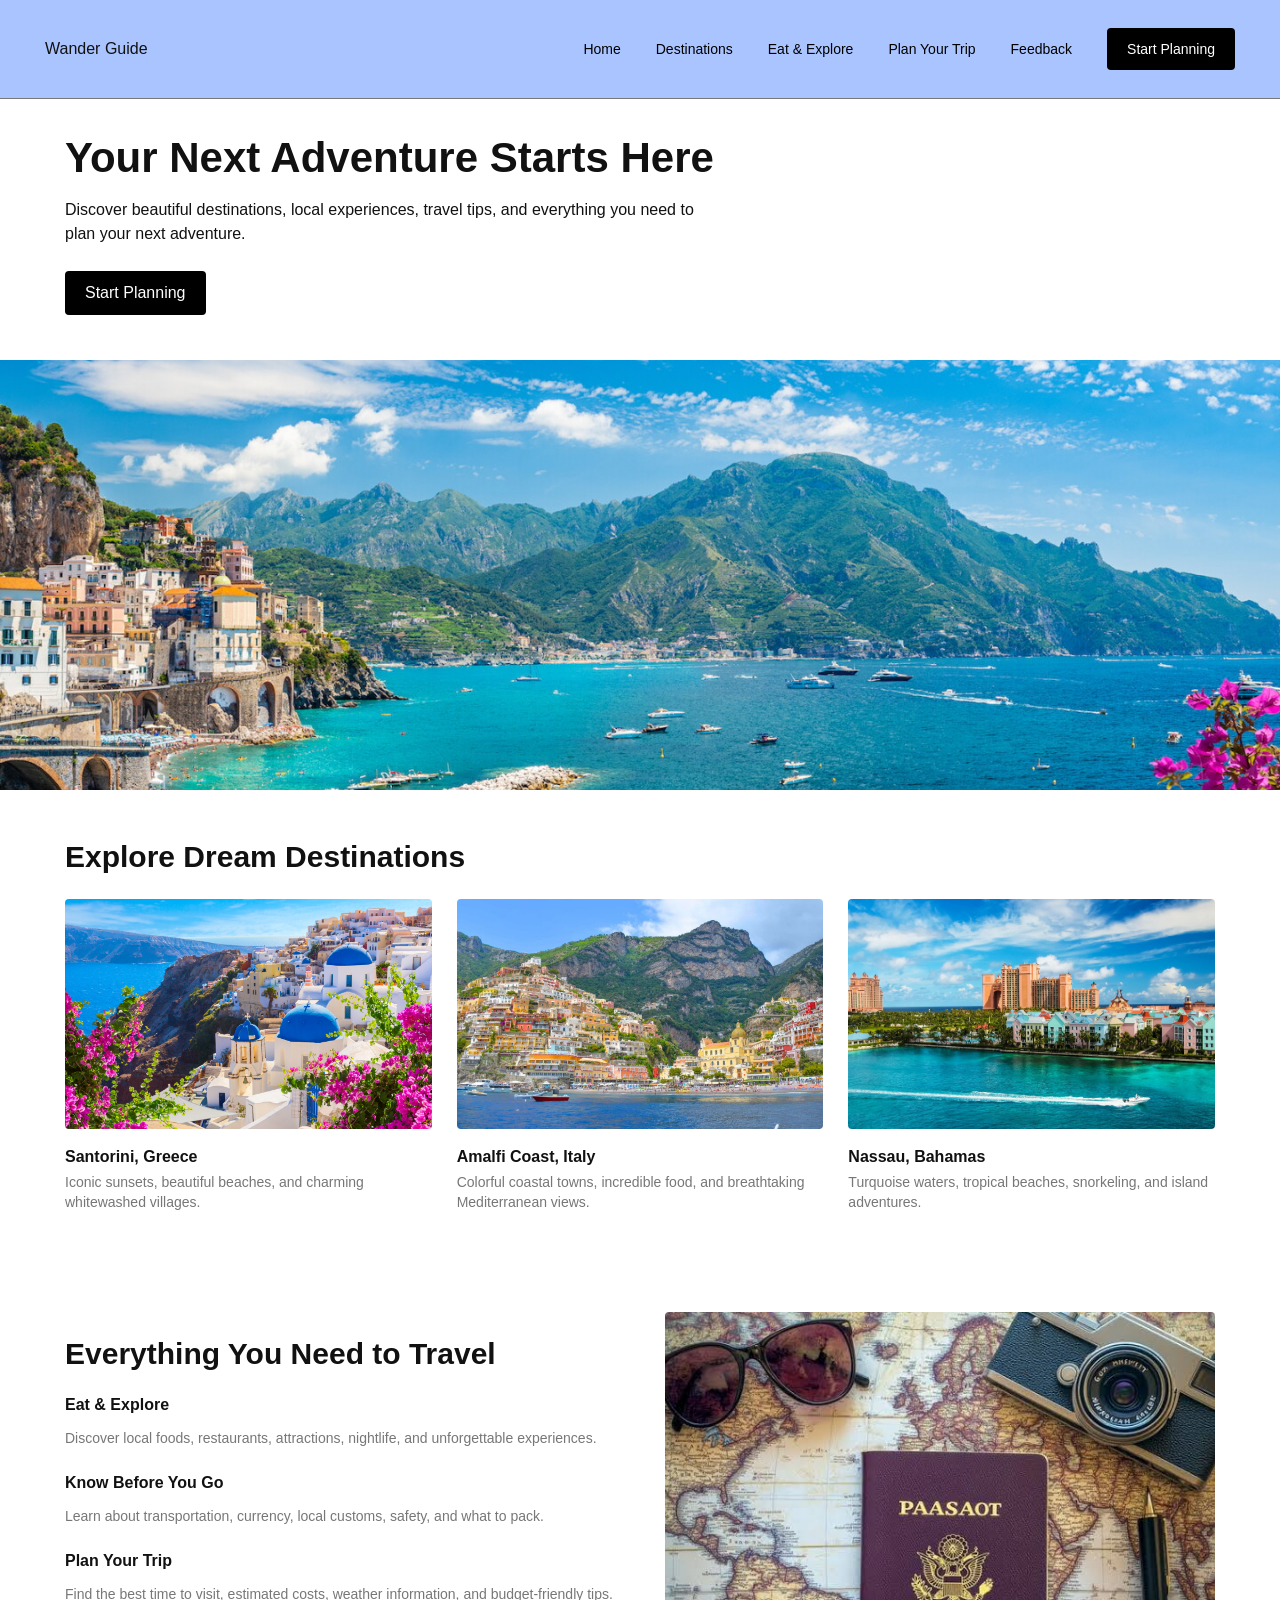
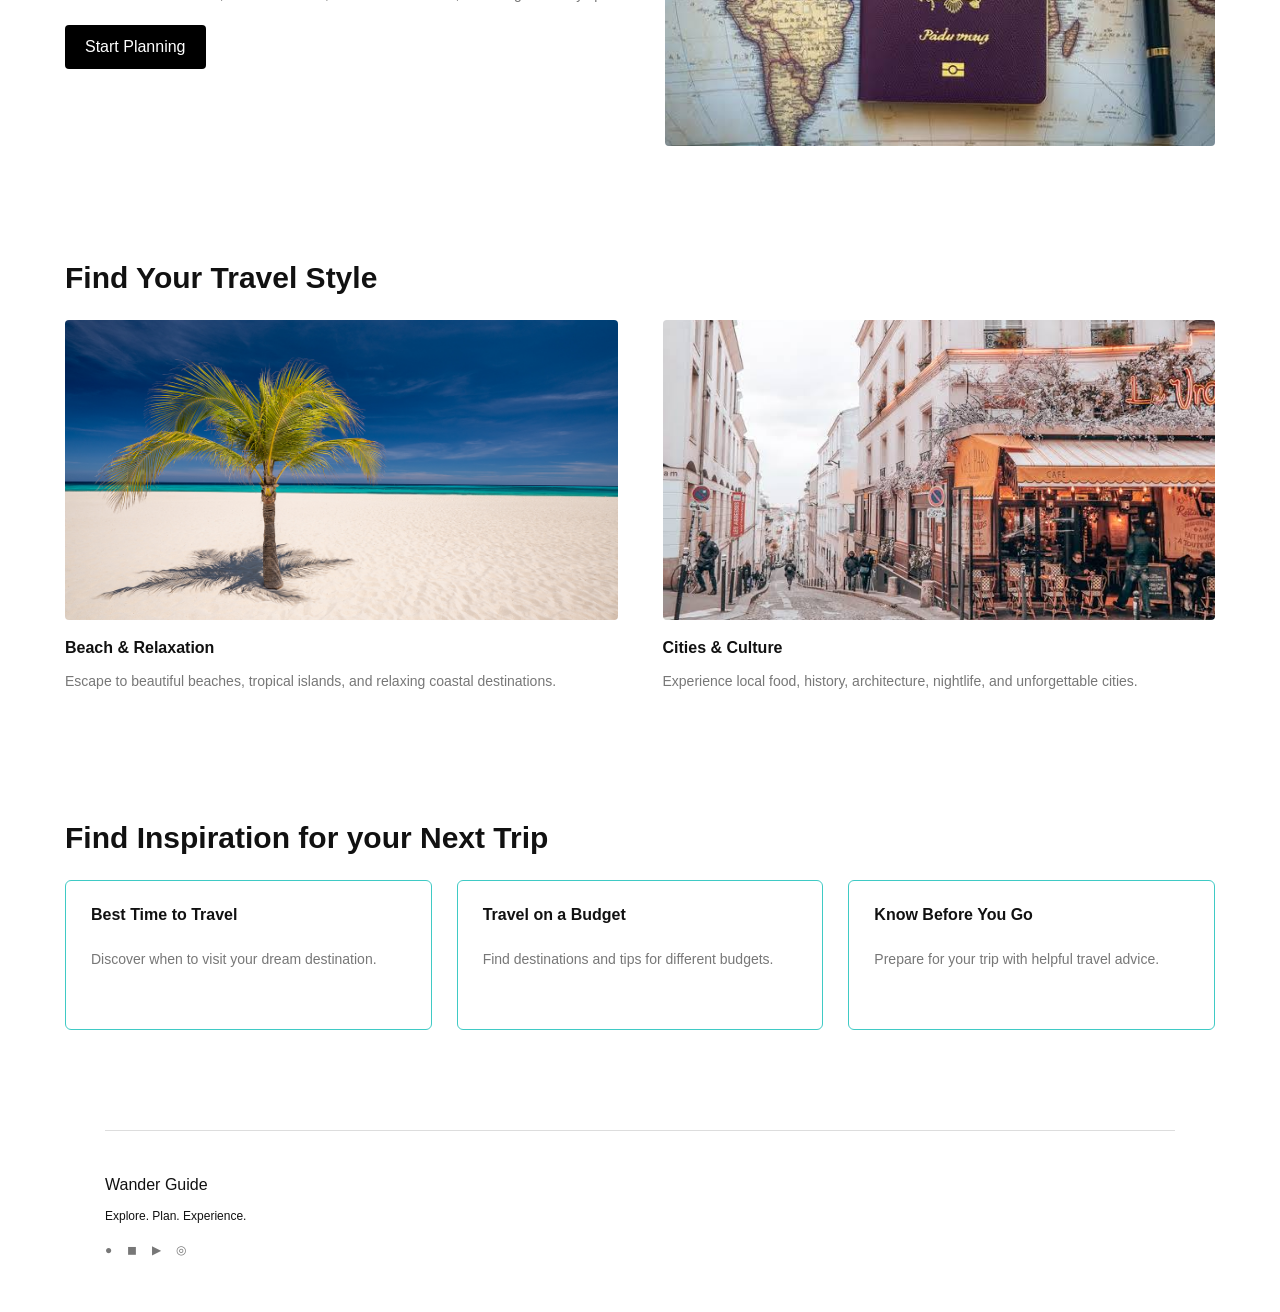
<file: index.html>
<!DOCTYPE html>
<html lang="en">

<head>
    <!-- Author: Vi-Quan Bach -->
    <meta charset="UTF-8">
    <meta name="viewport" content="width=device-width, initial-scale=1.0">

    <title>Wander Guide | Home</title>

    <link rel="stylesheet" href="style.css">
</head>

<body>

    <!-- HEADER -->
    <header>
        <nav>
            <div class="logo">Wander Guide</div>

            <div class="nav-links">
                <a href="index.html">Home</a>
                <a href="destinations.html">Destinations</a>
                <a href="eat-explore.html">Eat &amp; Explore</a>
                <a href="plan-trip.html">Plan Your Trip</a>
                <a href="feedback.html">Feedback</a>
                <a href="plan-trip.html" class="start-button">Start Planning</a>
            </div>
        </nav>
    </header>


    <main>

        <!-- HOME INTRO -->
        <section class="home-intro">

            <h1>Your Next Adventure Starts Here</h1>

            <p>
                Discover beautiful destinations, local experiences, travel tips, and everything
                you need to plan your next adventure.
            </p>

            <a href="plan-trip.html" class="start-button">
                Start Planning
            </a>

        </section>


        <!-- MAIN HERO IMAGE -->
        <section class="home-hero">

            <img src="images/amalfi.jpg"
                 alt="Amalfi Coast, Italy">

        </section>


        <!-- DREAM DESTINATIONS -->
        <section class="dream-destinations">

            <h2>Explore Dream Destinations</h2>

            <div class="destination-cards">

                <div class="destination-card">

                    <img src="images/santorini.jpg"
                         alt="Santorini, Greece">

                    <h3>Santorini, Greece</h3>

                    <p>
                        Iconic sunsets, beautiful beaches, and
                        charming whitewashed villages.
                    </p>

                </div>


                <div class="destination-card">

                    <img src="images/amalfi-card.jpg"
                         alt="Amalfi Coast, Italy">

                    <h3>Amalfi Coast, Italy</h3>

                    <p>
                        Colorful coastal towns, incredible food,
                        and breathtaking Mediterranean views.
                    </p>

                </div>


                <div class="destination-card">

                    <img src="images/nassau.jpg"
                         alt="Nassau, Bahamas">

                    <h3>Nassau, Bahamas</h3>

                    <p>
                        Turquoise waters, tropical beaches,
                        snorkeling, and island adventures.
                    </p>

                </div>

            </div>

        </section>


        <!-- EVERYTHING YOU NEED TO TRAVEL -->
        <section class="travel-information">

            <div class="travel-information-text">

                <h2>Everything You Need to Travel</h2>

                <div class="travel-item">

                    <h3>Eat &amp; Explore</h3>

                    <p>
                        Discover local foods, restaurants, attractions,
                        nightlife, and unforgettable experiences.
                    </p>

                </div>


                <div class="travel-item">

                    <h3>Know Before You Go</h3>

                    <p>
                        Learn about transportation, currency, local
                        customs, safety, and what to pack.
                    </p>

                </div>


                <div class="travel-item">

                    <h3>Plan Your Trip</h3>

                    <p>
                        Find the best time to visit, estimated costs,
                        weather information, and budget-friendly tips.
                    </p>

                </div>


                <a href="plan-trip.html" class="start-button">
                    Start Planning
                </a>

            </div>


            <div class="travel-information-image">

                <img src="images/travel.jpg"
                     alt="Travel map with camera and passport">

            </div>

        </section>


        <!-- FIND YOUR TRAVEL STYLE -->
        <section class="travel-style">

            <h2>Find Your Travel Style</h2>

            <div class="travel-style-cards">

                <div class="travel-style-card">

                    <img src="images/beach.jpg"
                         alt="Beach and relaxation">

                    <h3>Beach &amp; Relaxation</h3>

                    <p>
                        Escape to beautiful beaches, tropical
                        islands, and relaxing coastal destinations.
                    </p>

                </div>


                <div class="travel-style-card">

                    <img src="images/city.jpg"
                         alt="City and culture">

                    <h3>Cities &amp; Culture</h3>

                    <p>
                        Experience local food, history, architecture,
                        nightlife, and unforgettable cities.
                    </p>

                </div>

            </div>

        </section>


        <!-- INSPIRATION -->
        <section class="inspiration">

            <h2>Find Inspiration for your Next Trip</h2>

            <div class="inspiration-cards">

                <div class="inspiration-card">

                    <h3>Best Time to Travel</h3>

                    <p>
                        Discover when to visit your
                        dream destination.
                    </p>

                </div>


                <div class="inspiration-card">

                    <h3>Travel on a Budget</h3>

                    <p>
                        Find destinations and tips for
                        different budgets.
                    </p>

                </div>


                <div class="inspiration-card">

                    <h3>Know Before You Go</h3>

                    <p>
                        Prepare for your trip with
                        helpful travel advice.
                    </p>

                </div>

            </div>

        </section>

    </main>


    <!-- FOOTER -->
    <footer class="footer">

        <div class="footer-content">

            <h3>Wander Guide</h3>

            <p>Explore. Plan. Experience.</p>

            <div class="social-links">
                <span>●</span>
                <span>◼</span>
                <span>▶</span>
                <span>◎</span>
            </div>

        </div>

    </footer>

</body>

</html>
</file>
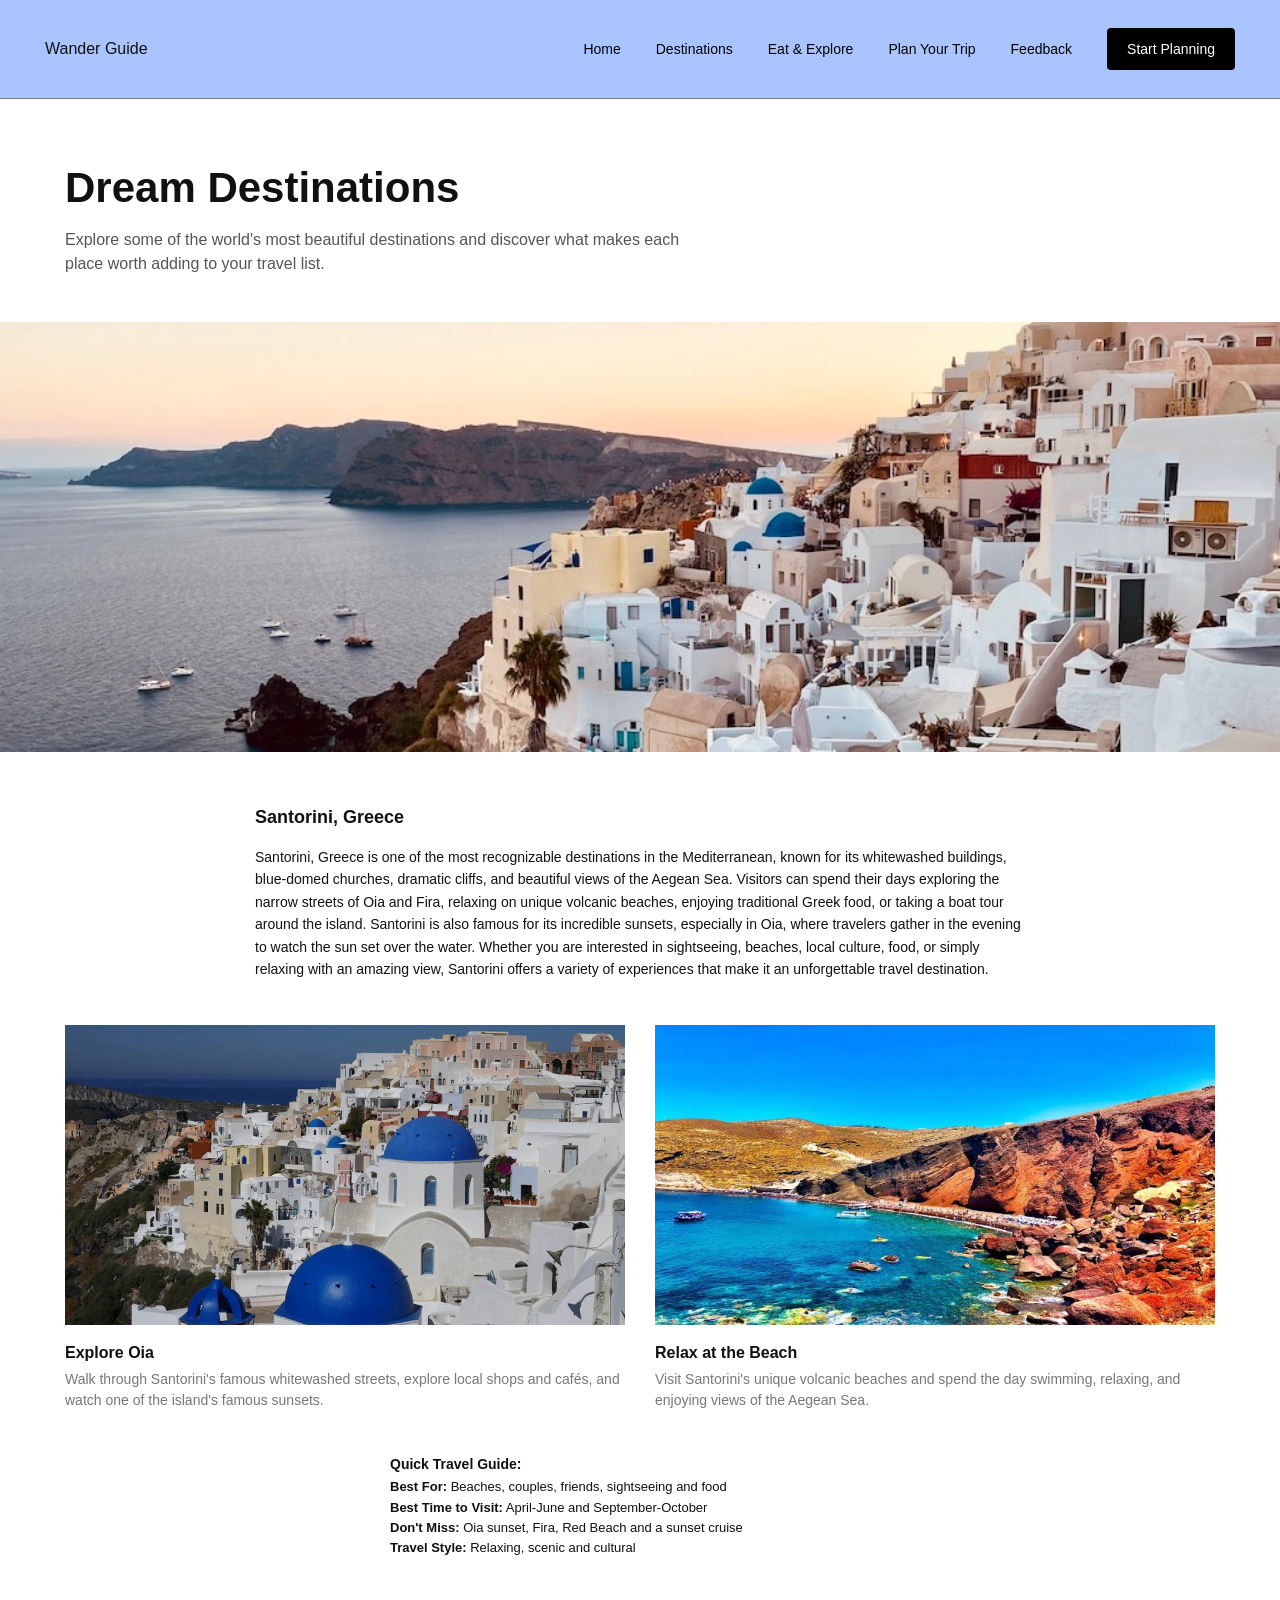
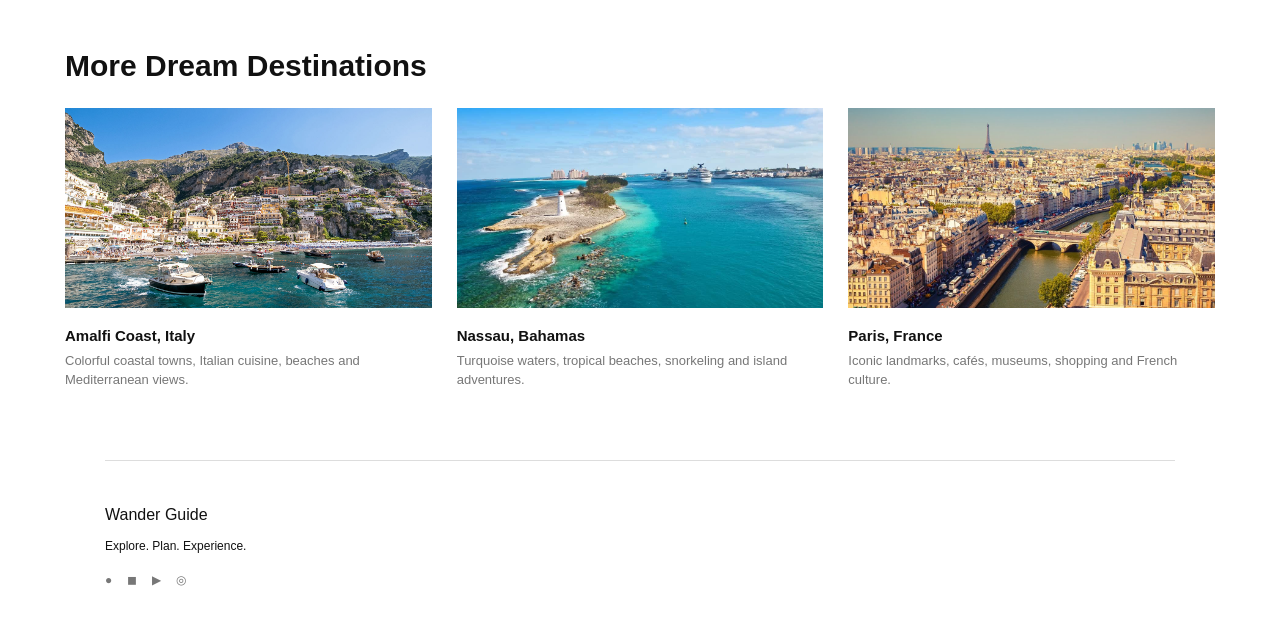
<file: destinations.html>
<!DOCTYPE html>
<html lang="en">

<head>
    <!-- Author: Vi-Quan Bach -->
    <meta charset="UTF-8">
    <meta name="viewport" content="width=device-width, initial-scale=1.0">

    <title>Wander Guide | Dream Destinations</title>

    <link rel="stylesheet" href="style.css">
</head>

<body>

    <!-- HEADER -->
    <header>
        <nav class="navbar">

            <div class="logo">Wander Guide</div>

            <div class="nav-links">
                <a href="index.html">Home</a>
                <a href="destinations.html">Destinations</a>
                <a href="eat-explore.html">Eat & Explore</a>
                <a href="plan-trip.html">Plan Your Trip</a>
                <a href="feedback.html">Feedback</a>
                <a href="plan-trip.html" class="start-button">Start Planning</a>
            </div>

        </nav>
    </header>


    <!-- MAIN CONTENT -->
    <main>

        <section class="destinations-hero">

            <h1>Dream Destinations</h1>

            <p>
                Explore some of the world's most beautiful destinations and
                discover what makes each place worth adding to your travel list.
            </p>

        </section>


        <img src="images/santorini-hero.jpg"
             alt="Santorini, Greece"
             class="santorini-hero-image">


        <section class="santorini-info">

            <h2>Santorini, Greece</h2>

            <p>
                Santorini, Greece is one of the most recognizable destinations
                in the Mediterranean, known for its whitewashed buildings,
                blue-domed churches, dramatic cliffs, and beautiful views of
                the Aegean Sea. Visitors can spend their days exploring the
                narrow streets of Oia and Fira, relaxing on unique volcanic
                beaches, enjoying traditional Greek food, or taking a boat tour
                around the island. Santorini is also famous for its incredible
                sunsets, especially in Oia, where travelers gather in the
                evening to watch the sun set over the water. Whether you are
                interested in sightseeing, beaches, local culture, food, or
                simply relaxing with an amazing view, Santorini offers a
                variety of experiences that make it an unforgettable travel
                destination.
            </p>

        </section>


        <section class="santorini-experiences">

            <div class="experience-card">

                <img src="images/oia.jpg"
                     alt="Oia, Santorini">

                <h3>Explore Oia</h3>

                <p>
                    Walk through Santorini's famous whitewashed streets,
                    explore local shops and cafés, and watch one of the
                    island's famous sunsets.
                </p>

            </div>


            <div class="experience-card">

                <img src="images/santorini-beach.jpg"
                     alt="Santorini volcanic beach">

                <h3>Relax at the Beach</h3>

                <p>
                    Visit Santorini's unique volcanic beaches and spend
                    the day swimming, relaxing, and enjoying views of
                    the Aegean Sea.
                </p>

            </div>

        </section>


        <section class="quick-guide">

            <h3>Quick Travel Guide:</h3>

            <p>
                <strong>Best For:</strong>
                Beaches, couples, friends, sightseeing and food
            </p>

            <p>
                <strong>Best Time to Visit:</strong>
                April-June and September-October
            </p>

            <p>
                <strong>Don't Miss:</strong>
                Oia sunset, Fira, Red Beach and a sunset cruise
            </p>

            <p>
                <strong>Travel Style:</strong>
                Relaxing, scenic and cultural
            </p>

        </section>


        <section class="more-destinations">

            <h2>More Dream Destinations</h2>

            <div class="more-destination-cards">

                <div class="more-card">

                    <img src="images/amalfi-more.jpg"
                         alt="Amalfi Coast, Italy">

                    <h3>Amalfi Coast, Italy</h3>

                    <p>
                        Colorful coastal towns, Italian cuisine,
                        beaches and Mediterranean views.
                    </p>

                </div>


                <div class="more-card">

                    <img src="images/nassau-more.jpg"
                         alt="Nassau, Bahamas">

                    <h3>Nassau, Bahamas</h3>

                    <p>
                        Turquoise waters, tropical beaches,
                        snorkeling and island adventures.
                    </p>

                </div>


                <div class="more-card">

                    <img src="images/paris.jpg"
                         alt="Paris, France">

                    <h3>Paris, France</h3>

                    <p>
                        Iconic landmarks, cafés, museums,
                        shopping and French culture.
                    </p>

                </div>

            </div>

        </section>

    </main>


    <!-- FOOTER -->
    <footer class="footer">

        <div class="footer-content">

            <h3>Wander Guide</h3>

            <p>Explore. Plan. Experience.</p>

            <div class="social-links">
                <span>●</span>
                <span>◼</span>
                <span>▶</span>
                <span>◎</span>
            </div>

        </div>

    </footer>

</body>

</html>
</file>
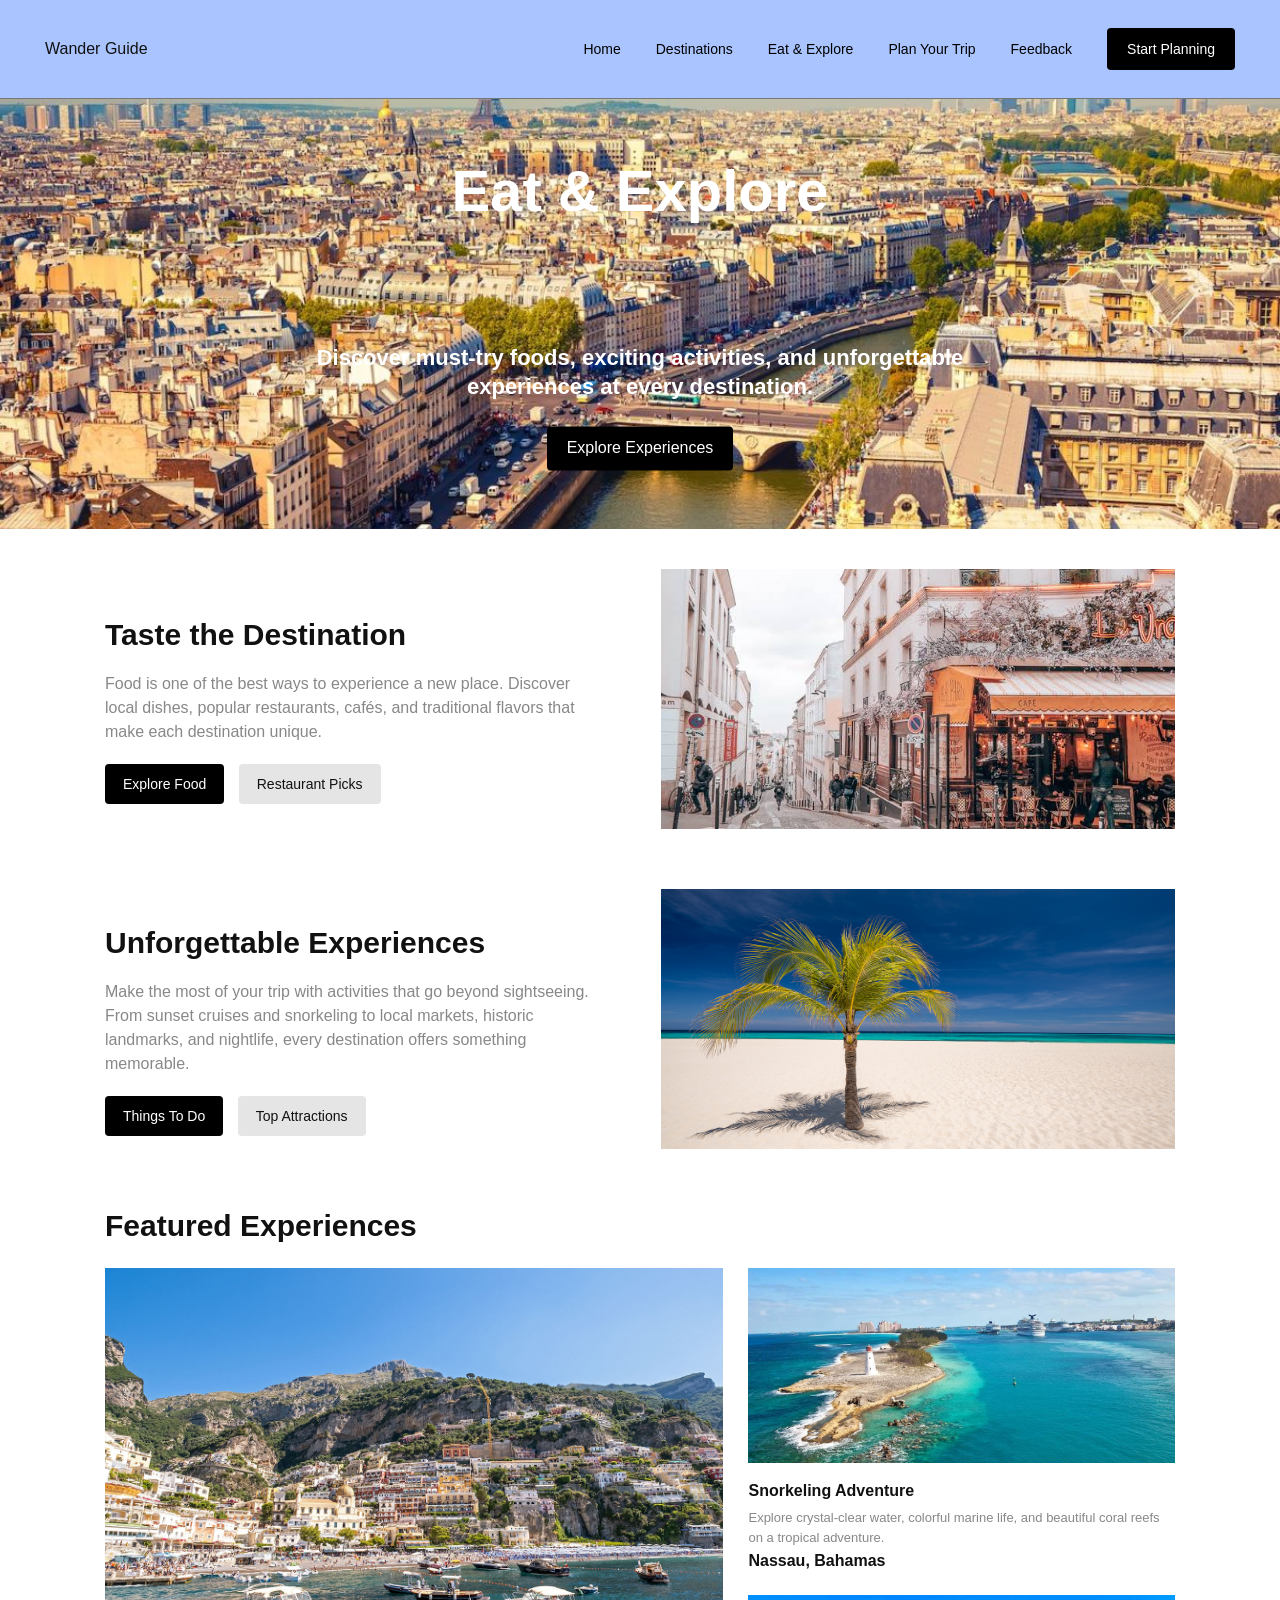
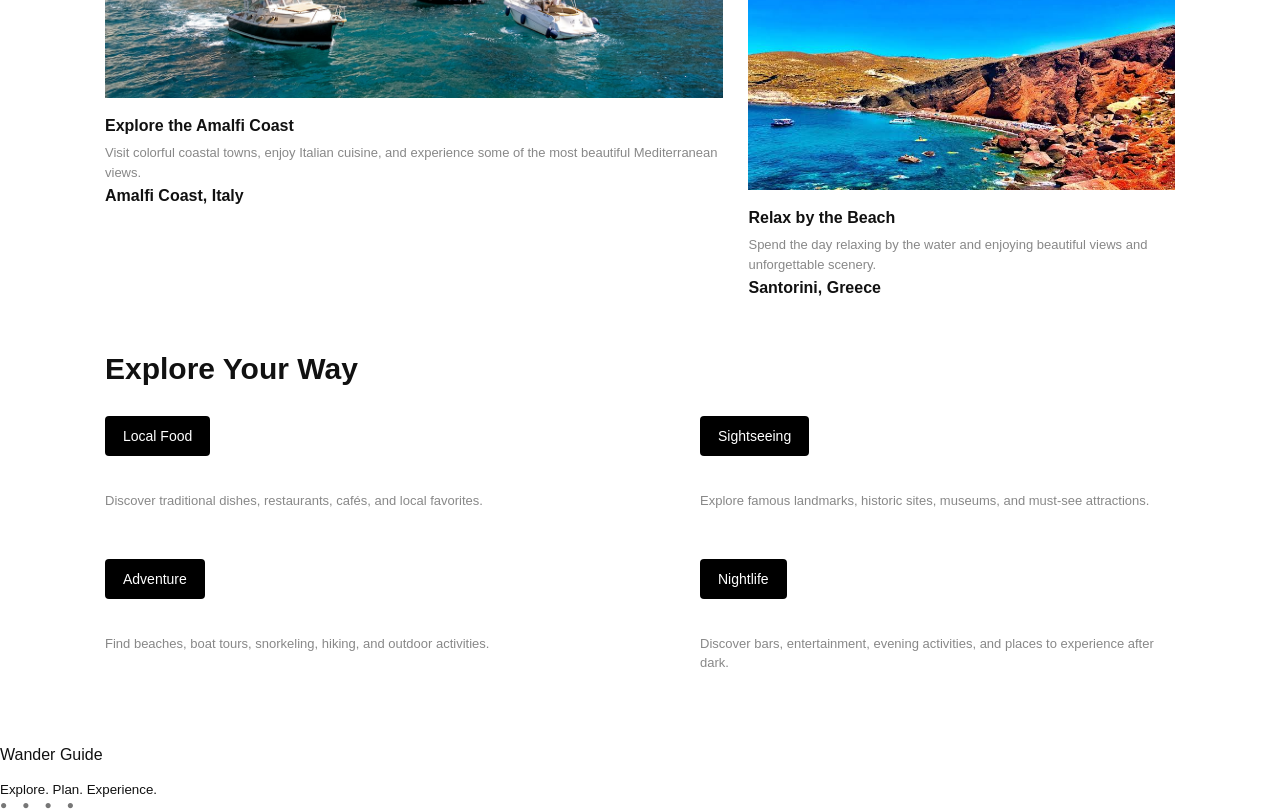
<file: eat-explore.html>
<!DOCTYPE html>
<html lang="en">

<head>
    <!-- Author: Vi-Quan Bach -->
    <meta charset="UTF-8">
    <meta name="viewport" content="width=device-width, initial-scale=1.0">

    <title>Wander Guide | Eat & Explore</title>

    <link rel="stylesheet" href="style.css">
</head>

<body>

    <header>
        <nav>
            <div class="logo">Wander Guide</div>

            <div class="nav-links">
                <a href="index.html">Home</a>
                <a href="destinations.html">Destinations</a>
                <a href="eat-explore.html">Eat & Explore</a>
                <a href="plan-trip.html">Plan Your Trip</a>
                <a href="feedback.html">Feedback</a>
                <a href="plan-trip.html" class="start-button">Start Planning</a>
            </div>
        </nav>
    </header>

    <main>

        <!-- HERO -->
        <section class="eat-hero">

            <img src="images/paris.jpg" alt="Paris travel experience">

            <div class="eat-hero-content">
                <h1>Eat & Explore</h1>

                <p>
                    Discover must-try foods, exciting activities, and
                    unforgettable experiences at every destination.
                </p>

                <a href="#" class="start-button">Explore Experiences</a>
            </div>

        </section>


        <!-- FOOD SECTION -->
        <section class="eat-section">

            <div class="eat-text">

                <h2>Taste the Destination</h2>

                <p>
                    Food is one of the best ways to experience a new place.
                    Discover local dishes, popular restaurants, cafés, and
                    traditional flavors that make each destination unique.
                </p>

                <a href="#" class="black-button">Explore Food</a>
                <a href="#" class="gray-button">Restaurant Picks</a>

            </div>

            <img src="images/city.jpg" alt="Food and city experience">

        </section>


        <!-- EXPERIENCES SECTION -->
        <section class="eat-section reverse">

            <img src="images/beach.jpg" alt="Beach experience">

            <div class="eat-text">

                <h2>Unforgettable Experiences</h2>

                <p>
                    Make the most of your trip with activities that go
                    beyond sightseeing. From sunset cruises and snorkeling
                    to local markets, historic landmarks, and nightlife,
                    every destination offers something memorable.
                </p>

                <a href="#" class="black-button">Things To Do</a>
                <a href="#" class="gray-button">Top Attractions</a>

            </div>

        </section>


        <!-- FEATURED EXPERIENCES -->
        <section class="featured">

            <h2>Featured Experiences</h2>

            <div class="featured-grid">

                <!-- Large feature -->
                <div class="featured-large">

                    <img src="images/amalfi-more.jpg"
                         alt="Amalfi Coast experience">

                    <h3>Explore the Amalfi Coast</h3>

                    <p>
                        Visit colorful coastal towns, enjoy Italian cuisine,
                        and experience some of the most beautiful
                        Mediterranean views.
                    </p>

                    <strong>Amalfi Coast, Italy</strong>

                </div>


                <!-- Smaller features -->
                <div class="featured-small">

                    <div class="small-experience">

                        <img src="images/nassau-more.jpg"
                             alt="Nassau travel experience">

                        <h3>Snorkeling Adventure</h3>

                        <p>
                            Explore crystal-clear water, colorful marine life,
                            and beautiful coral reefs on a tropical adventure.
                        </p>

                        <strong>Nassau, Bahamas</strong>

                    </div>


                    <div class="small-experience">

                        <img src="images/santorini-beach.jpg"
                             alt="Santorini beach">

                        <h3>Relax by the Beach</h3>

                        <p>
                            Spend the day relaxing by the water and enjoying
                            beautiful views and unforgettable scenery.
                        </p>

                        <strong>Santorini, Greece</strong>

                    </div>

                </div>

            </div>

        </section>


        <!-- EXPLORE YOUR WAY -->
        <section class="explore-way">

            <h2>Explore Your Way</h2>

            <div class="explore-grid">

                <div>
                    <a href="#" class="black-button">Local Food</a>

                    <p>
                        Discover traditional dishes, restaurants,
                        cafés, and local favorites.
                    </p>
                </div>


                <div>
                    <a href="#" class="black-button">Sightseeing</a>

                    <p>
                        Explore famous landmarks, historic sites,
                        museums, and must-see attractions.
                    </p>
                </div>


                <div>
                    <a href="#" class="black-button">Adventure</a>

                    <p>
                        Find beaches, boat tours, snorkeling,
                        hiking, and outdoor activities.
                    </p>
                </div>


                <div>
                    <a href="#" class="black-button">Nightlife</a>

                    <p>
                        Discover bars, entertainment, evening activities,
                        and places to experience after dark.
                    </p>
                </div>

            </div>

        </section>

    </main>


    <!-- FOOTER -->
    <footer>

        <p>Wander Guide</p>

        <small>Explore. Plan. Experience.</small>

        <div class="social-links">
            <span>●</span>
            <span>●</span>
            <span>●</span>
            <span>●</span>
        </div>

    </footer>

</body>

</html>
</file>
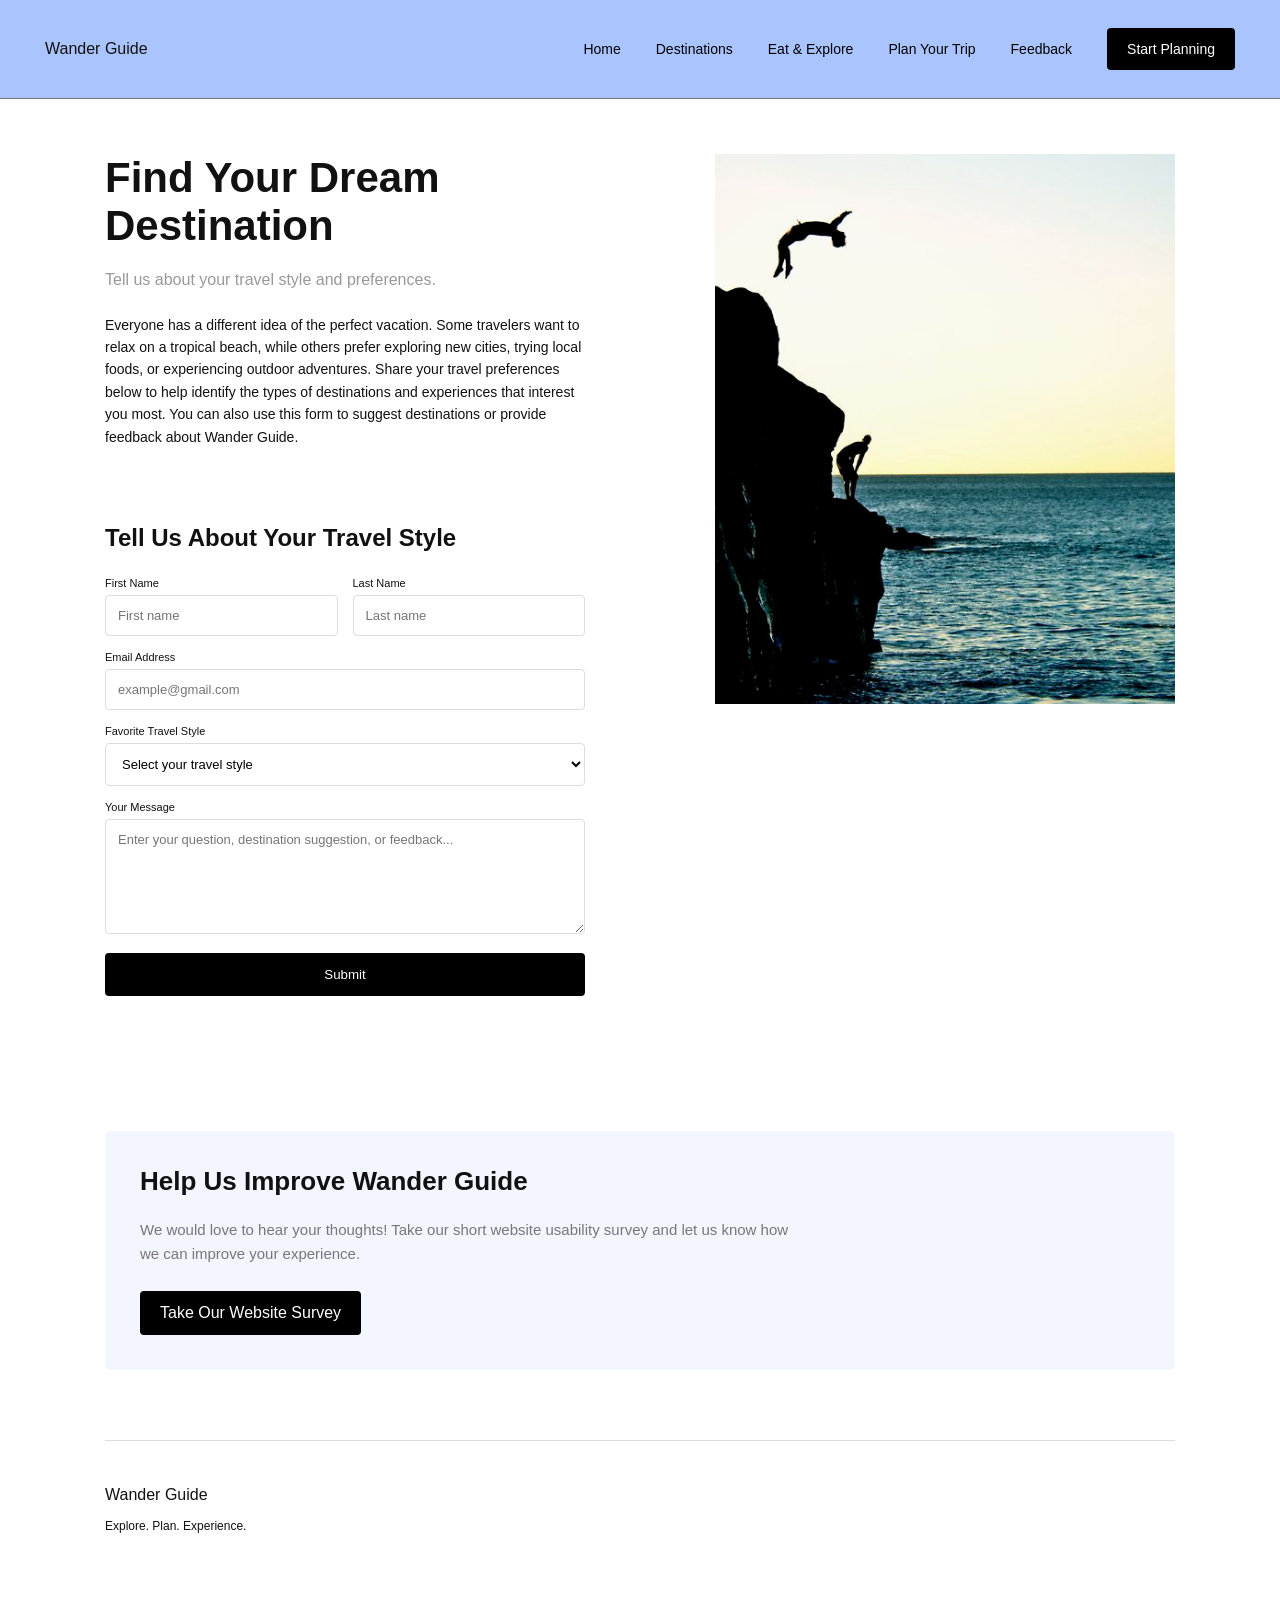
<file: feedback.html>
<!DOCTYPE html>
<html lang="en">

<head>
    <meta charset="UTF-8">
    <meta name="viewport" content="width=device-width, initial-scale=1.0">

    <title>Wander Guide | Feedback</title>
    <link rel="stylesheet" href="style.css">
</head>

<body>

    <!-- NAVIGATION -->
    <header>
        <nav>
            <div class="logo">Wander Guide</div>

            <div class="nav-links">
                <a href="index.html">Home</a>
                <a href="destinations.html">Destinations</a>
                <a href="eat-explore.html">Eat & Explore</a>
                <a href="plan-trip.html">Plan Your Trip</a>
                <a href="feedback.html">Feedback</a>
                <a href="plan-trip.html#trip-form"
                   class="start-button">
                    Start Planning
                </a>
            </div>
        </nav>
    </header>

    <main>

        <!-- INTRO SECTION -->
        <section class="feedback-intro">

            <div>
                <h1>Find Your Dream Destination</h1>

                <p>
                    Tell us about your travel style and preferences.
                </p>

                <p>
                    Everyone has a different idea of the perfect
                    vacation. Some travelers want to relax on a
                    tropical beach, while others prefer exploring
                    new cities, trying local foods, or experiencing
                    outdoor adventures.
                    Share your travel preferences below to help
                    identify the types of destinations and
                    experiences that interest you most.
                    You can also use this form to suggest
                    destinations or provide feedback about
                    Wander Guide.
                </p>
            </div>

            <img src="images/feedback-sunset.jpg"
                 alt="Beautiful sunset over the ocean">

        </section>

        <!-- TRAVEL PREFERENCES FORM -->
        <section class="feedback-form">

            <h2>Tell Us About Your Travel Style</h2>

            <form id="feedback-form">

                <div class="name-fields">

                    <div>
                        <label for="first-name">First Name</label>
                        <input type="text"
                               id="first-name"
                               placeholder="First name"
                               required>
                    </div>

                    <div>
                        <label for="last-name">Last Name</label>
                        <input type="text"
                               id="last-name"
                               placeholder="Last name"
                               required>
                    </div>

                </div>

                <label for="email">Email Address</label>
                <input type="email"
                       id="email"
                       placeholder="example@gmail.com"
                       required>

                <label for="travel-style">Favorite Travel Style</label>
                <select id="travel-style" required>
                    <option value="">Select your travel style</option>
                    <option>Beach & Relaxation</option>
                    <option>Adventure & Outdoors</option>
                    <option>Food & Culture</option>
                    <option>City Exploration</option>
                    <option>Luxury Travel</option>
                </select>

                <label for="message">Your Message</label>
                <textarea id="message"
                          placeholder="Enter your question, destination suggestion, or feedback..."
                          required></textarea>

                <button type="submit">Submit</button>

            </form>

            <p id="feedback-confirmation"
               role="status" aria-live="polite"></p>

        </section>

        <!-- USABILITY SURVEY -->
        <section class="wander-survey">

            <h2>Help Us Improve Wander Guide</h2>

            <p>
                We would love to hear your thoughts!
                Take our short website usability survey
                and let us know how we can improve
                your experience.
            </p>

            <a class="button"
               href="https://docs.google.com/forms/d/e/1FAIpQLSf2qylImKgCR3jWNtxOmNqrvQ4F_kqjACd1g8vZiEAhakwgrg/viewform?usp=publish-editor"
               target="_blank"
               rel="noopener noreferrer">
                Take Our Website Survey
            </a>

        </section>

    </main>

    <!-- FOOTER -->
    <footer class="footer">
        <div class="footer-content">
            <h3>Wander Guide</h3>
            <p>Explore. Plan. Experience.</p>
        </div>
    </footer>

    <script>
        const feedbackForm =
            document.getElementById("feedback-form");

        const confirmation =
            document.getElementById("feedback-confirmation");

        feedbackForm.addEventListener("submit", function(event) {
            event.preventDefault();

            confirmation.textContent =
                "Thank you for sharing your travel preferences! " +
                "Your feedback has been entered on this page.";

            feedbackForm.reset();
        });
    </script>

</body>
</html>
</file>
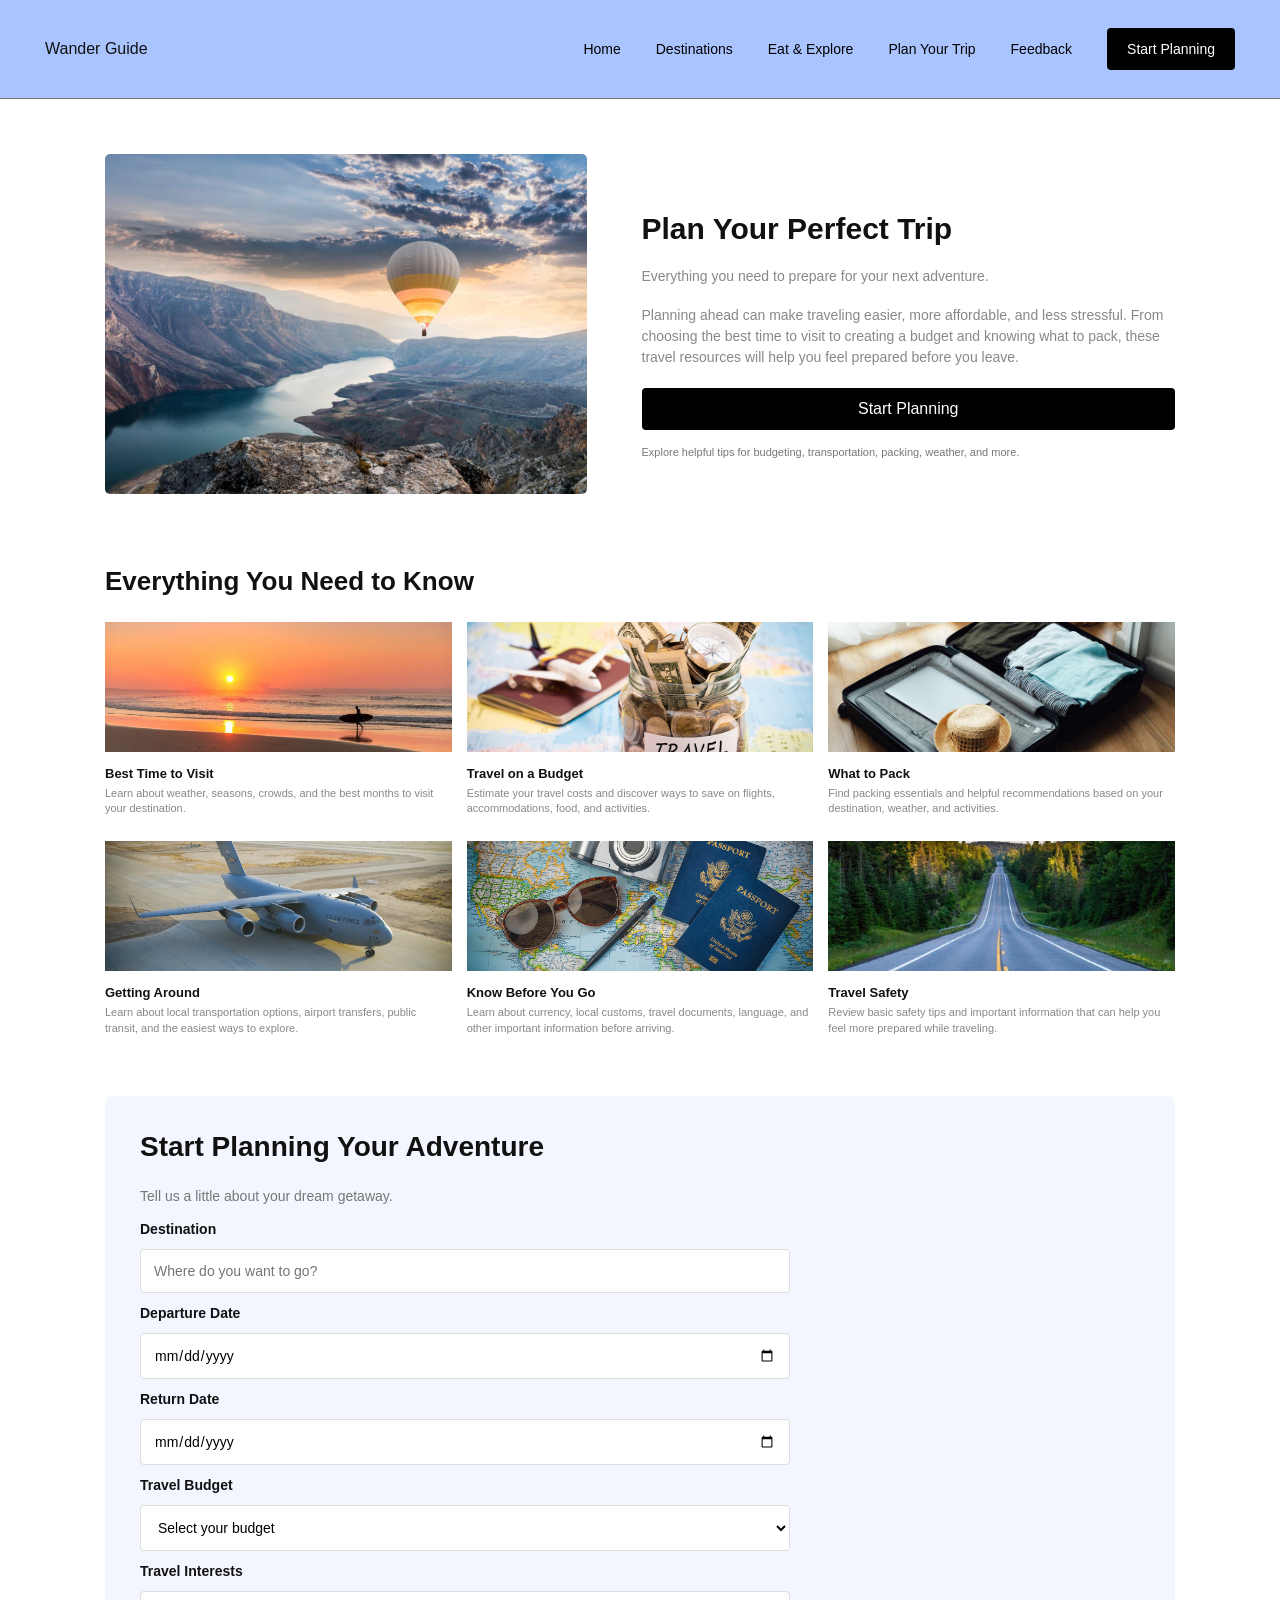
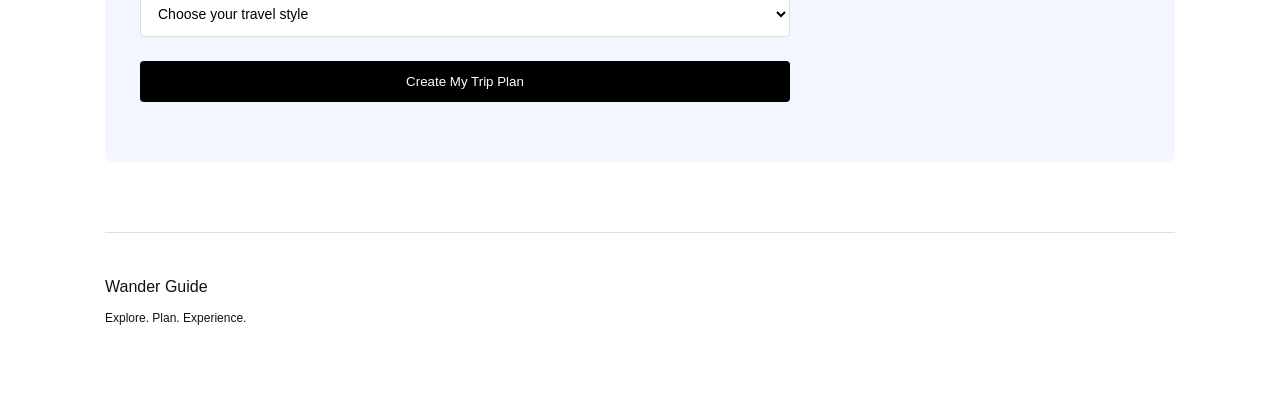
<file: plan-trip.html>
<!DOCTYPE html>
<html lang="en">

<head>
    <meta charset="UTF-8">
    <meta name="viewport" content="width=device-width, initial-scale=1.0">

    <title>Wander Guide | Plan Your Trip</title>
    <link rel="stylesheet" href="style.css">
</head>

<body>

    <!-- NAVIGATION -->
    <header>
        <nav>
            <div class="logo">Wander Guide</div>

            <div class="nav-links">
                <a href="index.html">Home</a>
                <a href="destinations.html">Destinations</a>
                <a href="eat-explore.html">Eat & Explore</a>
                <a href="plan-trip.html">Plan Your Trip</a>
                <a href="feedback.html">Feedback</a>
                <a href="plan-trip.html#trip-form" class="start-button">
                    Start Planning
                </a>
            </div>
        </nav>
    </header>

    <main>

        <!-- PLAN YOUR TRIP INTRO -->
        <section class="plan-intro">

            <img src="images/plan-hero.jpg"
                 alt="Beautiful travel destination">

            <div>
                <h1>Plan Your Perfect Trip</h1>

                <p>
                    Everything you need to prepare for your
                    next adventure.
                </p>

                <p>
                    Planning ahead can make traveling easier,
                    more affordable, and less stressful.
                    From choosing the best time to visit to
                    creating a budget and knowing what to pack,
                    these travel resources will help you feel
                    prepared before you leave.
                </p>

                <a href="#trip-form"
                   class="start-planning-button">
                    Start Planning
                </a>

                <small>
                    Explore helpful tips for budgeting,
                    transportation, packing, weather, and more.
                </small>
            </div>

        </section>

        <!-- TRAVEL TIPS -->
        <section class="travel-tips">

            <h2>Everything You Need to Know</h2>

            <div class="tips-grid">

                <div class="tip-card">
                    <img src="images/best-time.jpg"
                         alt="Tropical beach">

                    <h3>Best Time to Visit</h3>

                    <p>
                        Learn about weather, seasons, crowds,
                        and the best months to visit your
                        destination.
                    </p>
                </div>

                <div class="tip-card">
                    <img src="images/travel-budget.jpg"
                         alt="Travel budget planning">

                    <h3>Travel on a Budget</h3>

                    <p>
                        Estimate your travel costs and discover
                        ways to save on flights, accommodations,
                        food, and activities.
                    </p>
                </div>

                <div class="tip-card">
                    <img src="images/packing.jpg"
                         alt="Packed suitcase">

                    <h3>What to Pack</h3>

                    <p>
                        Find packing essentials and helpful
                        recommendations based on your
                        destination, weather, and activities.
                    </p>
                </div>

                <div class="tip-card">
                    <img src="images/transportation.jpg"
                         alt="Public transportation">

                    <h3>Getting Around</h3>

                    <p>
                        Learn about local transportation options,
                        airport transfers, public transit,
                        and the easiest ways to explore.
                    </p>
                </div>

                <div class="tip-card">
                    <img src="images/travel-documents.jpg"
                         alt="Passport and travel documents">

                    <h3>Know Before You Go</h3>

                    <p>
                        Learn about currency, local customs,
                        travel documents, language, and other
                        important information before arriving.
                    </p>
                </div>

                <div class="tip-card">
                    <img src="images/travel-safety.jpg"
                         alt="Scenic road">

                    <h3>Travel Safety</h3>

                    <p>
                        Review basic safety tips and important
                        information that can help you feel
                        more prepared while traveling.
                    </p>
                </div>

            </div>

        </section>

        <!-- TRIP PLANNING FORM -->
        <section class="trip-planner" id="trip-form">

            <h2>Start Planning Your Adventure</h2>

            <p>
                Tell us a little about your dream getaway.
            </p>

            <form id="planning-form">

                <label for="destination">Destination</label>
                <input type="text" id="destination"
                       placeholder="Where do you want to go?"
                       required>

                <label for="departure">Departure Date</label>
                <input type="date" id="departure" required>

                <label for="return-date">Return Date</label>
                <input type="date" id="return-date" required>

                <label for="budget">Travel Budget</label>
                <select id="budget" required>
                    <option value="">Select your budget</option>
                    <option>Under $1,000</option>
                    <option>$1,000 - $2,500</option>
                    <option>$2,500 - $5,000</option>
                    <option>Over $5,000</option>
                </select>

                <label for="activities">Travel Interests</label>
                <select id="activities" required>
                    <option value="">Choose your travel style</option>
                    <option>Relaxation & Beaches</option>
                    <option>Food & Culture</option>
                    <option>Adventure & Outdoors</option>
                    <option>City Exploration</option>
                </select>

                <button type="submit" class="button">
                    Create My Trip Plan
                </button>
            </form>

            <div id="trip-result" aria-live="polite"></div>

        </section>

    </main>

    <!-- FOOTER -->
    <footer class="footer">
        <div class="footer-content">
            <h3>Wander Guide</h3>
            <p>Explore. Plan. Experience.</p>
        </div>
    </footer>

    <script>
        const form = document.getElementById("planning-form");
        const result = document.getElementById("trip-result");

        form.addEventListener("submit", function(event) {
            event.preventDefault();

            const destination =
                document.getElementById("destination").value;
            const departure =
                document.getElementById("departure").value;
            const returnDate =
                document.getElementById("return-date").value;
            const budget =
                document.getElementById("budget").value;
            const activities =
                document.getElementById("activities").value;

            if (returnDate < departure) {
                result.textContent =
                    "Your return date must be after your departure date.";
                return;
            }

            result.replaceChildren();

            const heading = document.createElement("h3");
            heading.textContent = "Your Trip Plan";

            const summary = document.createElement("p");
            summary.textContent =
                `You're planning a trip to ${destination} ` +
                `from ${departure} to ${returnDate}. ` +
                `Your budget is ${budget}, and your preferred ` +
                `travel style is ${activities}.`;

            result.append(heading, summary);
        });
    </script>

</body>
</html>
</file>
<file: style.css>
/* Basic page styling */

* {
    box-sizing: border-box;
}

body {
    margin: 0;
    font-family: Arial, Helvetica, sans-serif;
    color: #111;
    background-color: white;
}


/* Navigation */

header {
    background-color: #a9c4ff;
    border-bottom: 1px solid #777;
}

nav {
    max-width: 1400px;
    margin: 0 auto;
    padding: 28px 45px;

    display: flex;
    justify-content: space-between;
    align-items: center;
}

.logo {
    font-size: 16px;
    font-weight: 500;
}

.nav-links {
    display: flex;
    align-items: center;
    gap: 35px;
}

.nav-links a {
    color: #000;
    text-decoration: none;
    font-size: 14px;
}

.start-button,
.button {
    display: inline-block;
    background-color: #000;
    color: white !important;
    text-decoration: none;
    padding: 13px 20px;
    border-radius: 4px;
}


/* Main page */

main {
    max-width: 1400px;
    margin: 0 auto;
}


/* Hero section */

.hero {
    padding: 35px 65px 45px;
}

.hero h1 {
    font-size: 42px;
    margin: 0 0 15px;
}

.hero p {
    max-width: 650px;
    font-size: 16px;
    line-height: 1.5;
    margin-bottom: 25px;
}

.hero-image {
    display: block;
    width: 100%;
    height: 430px;
    object-fit: cover;
    margin: 0 0 50px;
}


/* Dream Destinations Section */

.destinations-section {
    padding: 0 65px 60px;
}

.destinations-section h2 {
    font-size: 30px;
    margin-bottom: 25px;
}

.destination-cards {
    display: flex;
    gap: 25px;
}

.destination-card {
    flex: 1;
}

.destination-card img {
    width: 100%;
    height: 230px;
    object-fit: cover;
    border-radius: 4px;
}

.destination-card h3 {
    font-size: 16px;
    margin: 15px 0 7px;
}

.destination-card p {
    color: #777;
    font-size: 14px;
    line-height: 1.4;
    margin: 0;
}


/* Everything You Need to Travel */

.travel-section {
    display: flex;
    padding: 40px 65px 70px;
    gap: 50px;
    align-items: stretch;
}

.travel-info {
    flex: 1;
}

.travel-info h2 {
    font-size: 30px;
    margin-top: 0;
    margin-bottom: 30px;
}

.travel-info h3 {
    font-size: 16px;
    margin: 25px 0 8px;
}

.travel-info p {
    color: #777;
    font-size: 14px;
    line-height: 1.5;
    margin: 0 0 20px;
    max-width: 400px;
}

.travel-info .button {
    margin-top: 5px;
}

.travel-photo {
    flex: 1;
}

.travel-photo img {
    width: 100%;
    height: 100%;
    min-height: 430px;
    object-fit: cover;
    border-radius: 4px;
}


/* Find Your Travel Style */

.travel-style {
    padding: 20px 65px 70px;
}

.travel-style h2 {
    font-size: 30px;
    margin-bottom: 25px;
}

.style-cards {
    display: flex;
    gap: 45px;
}

.style-card {
    flex: 1;
}

.style-card img {
    width: 100%;
    height: 300px;
    object-fit: cover;
    border-radius: 4px;
}

.style-card h3 {
    font-size: 16px;
    margin: 15px 0 7px;
}

.style-card p {
    color: #777;
    font-size: 14px;
    line-height: 1.5;
    margin: 0;
}


/* Find Inspiration Section */

.inspiration-section {
    padding: 20px 65px 100px;
}

.inspiration-section h2 {
    font-size: 30px;
    margin-bottom: 20px;
}

.inspiration-cards {
    display: flex;
    gap: 25px;
}

.inspiration-card {
    flex: 1;
    border: 1px solid #3fcac5;
    border-radius: 6px;
    padding: 25px;
    min-height: 150px;
}

.inspiration-card h3 {
    font-size: 16px;
    margin: 0 0 25px;
}

.inspiration-card p {
    color: #777;
    font-size: 14px;
    line-height: 1.5;
    margin: 0;
}


/* Footer */

.footer {
    max-width: 1070px;
    margin: 0 auto;
    padding: 45px 0 55px;
    border-top: 1px solid #ddd;
}

.footer-content h3 {
    font-size: 16px;
    font-weight: 500;
    margin: 0 0 15px;
}

.footer-content p {
    font-size: 12px;
    margin-bottom: 20px;
}

.social-links {
    display: flex;
    gap: 15px;
    color: #777;
    font-size: 12px;
}


/* Dream Destinations Page */

.destinations-hero {
    padding: 65px 65px 30px;
}

.destinations-hero h1 {
    font-size: 42px;
    margin: 0 0 15px;
}

.destinations-hero p {
    color: #555;
    font-size: 16px;
    line-height: 1.5;
    max-width: 650px;
}

.santorini-hero-image {
    display: block;
    width: 100%;
    height: 430px;
    object-fit: cover;
    margin: 0 0 45px;
}


/* Santorini Information */

.santorini-info {
    max-width: 900px;
    margin: 0 auto;
    padding: 10px 65px 45px;
}

.santorini-info h2 {
    font-size: 18px;
    margin: 0 0 18px;
}

.santorini-info p {
    font-size: 14px;
    line-height: 1.6;
    margin: 0;
}


/* Santorini Experiences */

.santorini-experiences {
    display: flex;
    gap: 30px;
    padding: 0 65px 45px;
}

.experience-card {
    flex: 1;
}

.experience-card img {
    width: 100%;
    height: 300px;
    object-fit: cover;
}

.experience-card h3 {
    font-size: 16px;
    margin: 15px 0 7px;
}

.experience-card p {
    color: #777;
    font-size: 14px;
    line-height: 1.5;
    margin: 0;
}


/* Quick Travel Guide */

.quick-guide {
    width: 500px;
    margin: 0 auto;
    padding: 0 0 55px;
}

.quick-guide h3 {
    font-size: 14px;
    margin: 0 0 6px;
}

.quick-guide p {
    font-size: 13px;
    line-height: 1.4;
    margin: 2px 0;
}


/* More Dream Destinations */

.more-destinations {
    padding: 10px 65px 70px;
}

.more-destinations h2 {
    font-size: 30px;
    margin-bottom: 25px;
}

.more-destination-cards {
    display: flex;
    gap: 25px;
}

.more-card {
    flex: 1;
}

.more-card img {
    width: 100%;
    height: 200px;
    object-fit: cover;
}

.more-card h3 {
    font-size: 15px;
    margin: 15px 0 7px;
}

.more-card p {
    color: #777;
    font-size: 13px;
    line-height: 1.5;
    margin: 0;
}


/* =========================
   EAT & EXPLORE PAGE
   ========================= */

.eat-hero {
    position: relative;
    margin: 0 0 40px 0;
}

.eat-hero img {
    display: block;
    width: 100%;
    height: 430px;
    object-fit: cover;
}

.eat-hero-content {
    position: absolute;
    top: 50%;
    left: 50%;
    transform: translate(-50%, -50%);
    text-align: center;
    color: white;
    width: 80%;
}

.eat-hero-content h1 {
    font-size: 58px;
    margin: 0 0 30px;
}

.eat-hero-content p {
    font-size: 22px;
    font-weight: bold;
    line-height: 1.3;
    margin: 120px auto 25px;
    max-width: 700px;
}

.eat-section {
    max-width: 1070px;
    margin: 0 auto 60px;
    padding: 0 0;
    display: flex;
    align-items: center;
    justify-content: space-between;
    gap: 55px;
}

.eat-section.reverse {
    flex-direction: row-reverse;
}

.eat-text {
    flex: 1;
}

.eat-text h2 {
    font-size: 30px;
    margin-bottom: 20px;
}

.eat-text p {
    color: #888;
    font-size: 16px;
    line-height: 1.5;
    margin-bottom: 20px;
}

.eat-section > img {
    width: 48%;
    height: 260px;
    object-fit: cover;
}

.black-button,
.gray-button {
    display: inline-block;
    padding: 12px 18px;
    border-radius: 4px;
    text-decoration: none;
    font-size: 14px;
    margin-right: 10px;
}

.black-button {
    background-color: #000;
    color: white;
}

.gray-button {
    background-color: #e5e5e5;
    color: #111;
}

.featured {
    max-width: 1070px;
    margin: 0 auto 55px;
}

.featured > h2 {
    font-size: 30px;
    margin-bottom: 25px;
}

.featured-grid {
    display: grid;
    grid-template-columns: 1.45fr 1fr;
    gap: 25px;
}

.featured-large img {
    width: 100%;
    height: 430px;
    object-fit: cover;
}

.featured-large h3,
.featured-small h3 {
    font-size: 16px;
    margin: 15px 0 8px;
}

.featured-large p,
.featured-small p {
    color: #888;
    font-size: 13px;
    line-height: 1.5;
    margin: 0 0 5px;
}

.featured-small {
    display: flex;
    flex-direction: column;
    gap: 25px;
}

.featured-small img {
    width: 100%;
    height: 195px;
    object-fit: cover;
}

.explore-way {
    max-width: 1070px;
    margin: 0 auto 60px;
}

.explore-way h2 {
    font-size: 30px;
    margin-bottom: 30px;
}

.explore-grid {
    display: grid;
    grid-template-columns: 1fr 1fr;
    column-gap: 120px;
    row-gap: 35px;
}

.explore-grid p {
    color: #888;
    font-size: 13px;
    line-height: 1.5;
    margin-top: 35px;
}


/* =========================
   PLAN YOUR TRIP PAGE
   ========================= */

.plan-intro {
    max-width: 1070px;
    margin: 0 auto;
    padding: 55px 0 50px;
    display: flex;
    align-items: center;
    gap: 55px;
}

.plan-intro > div {
    flex: 1;
}

.plan-intro h1 {
    font-size: 30px;
    margin-bottom: 20px;
}

.plan-intro p {
    color: #888;
    font-size: 14px;
    line-height: 1.5;
    margin-bottom: 18px;
}

.plan-intro img {
    width: 45%;
    height: 340px;
    object-fit: cover;
}

.start-planning-button {
    display: block;
    background-color: #000;
    color: white;
    text-decoration: none;
    text-align: center;
    padding: 12px;
    border-radius: 4px;
    margin: 20px 0 12px;
}

.plan-intro small {
    color: #777;
    font-size: 11px;
}

.travel-tips {
    max-width: 1070px;
    margin: 0 auto 60px;
}

.travel-tips h2 {
    font-size: 26px;
    margin-bottom: 25px;
}

.tips-grid {
    display: grid;
    grid-template-columns: repeat(3, 1fr);
    gap: 25px 15px;
}

.tip-card img {
    width: 100%;
    height: 130px;
    object-fit: cover;
}

.tip-card h3 {
    font-size: 13px;
    margin: 10px 0 5px;
}

.tip-card p {
    color: #888;
    font-size: 11px;
    line-height: 1.4;
    margin: 0;
}


/* =========================
   FEEDBACK PAGE
   ========================= */

.feedback-intro {
    max-width: 1070px;
    margin: 0 auto;
    padding: 55px 0 35px;
    display: flex;
    gap: 55px;
}

.feedback-intro > div {
    flex: 1;
}

.feedback-intro h1 {
    font-size: 38px;
    line-height: 1.1;
    margin: 0 0 15px;
}

.feedback-intro p:first-of-type {
    color: #999;
    font-size: 14px;
    margin-bottom: 20px;
}

.feedback-intro p:last-of-type {
    font-size: 13px;
    line-height: 1.5;
    max-width: 500px;
}

.feedback-intro img {
    width: 43%;
    height: 365px;
    object-fit: cover;
}

.feedback-form {
    max-width: 1070px;
    margin: 0 auto;
    padding: 20px 0 70px;
}

.feedback-form h2 {
    font-size: 22px;
    margin-bottom: 25px;
}

.feedback-form form {
    max-width: 500px;
}

.feedback-form label {
    display: block;
    font-size: 11px;
    margin-bottom: 6px;
}

.feedback-form input,
.feedback-form textarea {
    width: 100%;
    box-sizing: border-box;
    border: 1px solid #ddd;
    border-radius: 4px;
    padding: 11px;
    font-family: Arial, Helvetica, sans-serif;
    font-size: 12px;
    margin-bottom: 15px;
}

.feedback-form textarea {
    height: 85px;
    resize: vertical;
}

.name-fields {
    display: grid;
    grid-template-columns: 1fr 1fr;
    gap: 15px;
}

.feedback-form button {
    width: 100%;
    padding: 12px;
    border: none;
    border-radius: 4px;
    background-color: #000;
    color: white;
    cursor: pointer;
}
/* ===================================
   MOBILE WEB ASSIGNMENT
   Responsive Design - Wander Guide
   =================================== */

/* Responsive images */
img {
    max-width: 100%;
}

/* Match homepage HTML class names */
.home-intro {
    padding: 35px 65px 45px;
}

.home-intro h1 {
    font-size: 42px;
    margin: 0 0 15px;
}

.home-intro p {
    max-width: 650px;
    font-size: 16px;
    line-height: 1.5;
    margin-bottom: 25px;
}

.home-hero img {
    display: block;
    width: 100%;
    height: 430px;
    object-fit: cover;
    margin-bottom: 50px;
}

.dream-destinations {
    padding: 0 65px 60px;
}

.dream-destinations h2,
.travel-information h2,
.inspiration h2 {
    font-size: 30px;
    margin-bottom: 25px;
}

.travel-information {
    display: flex;
    padding: 40px 65px 70px;
    gap: 50px;
    align-items: stretch;
}

.travel-information-text,
.travel-information-image {
    flex: 1;
    min-width: 0;
}

.travel-item h3 {
    font-size: 16px;
    margin: 25px 0 8px;
}

.travel-item p {
    color: #777;
    font-size: 14px;
    line-height: 1.5;
    margin-bottom: 20px;
}

.travel-information-image img {
    width: 100%;
    height: 100%;
    min-height: 430px;
    object-fit: cover;
    border-radius: 4px;
}

.travel-style-cards {
    display: flex;
    gap: 45px;
}

.travel-style-card {
    flex: 1;
    min-width: 0;
}

.travel-style-card img {
    width: 100%;
    height: 300px;
    object-fit: cover;
    border-radius: 4px;
}

.travel-style-card h3 {
    font-size: 16px;
    margin: 15px 0 7px;
}

.travel-style-card p {
    color: #777;
    font-size: 14px;
    line-height: 1.5;
}

.inspiration {
    padding: 20px 65px 100px;
}

/* Tablet screens */
@media (max-width: 900px) {

    nav {
        padding: 20px;
        flex-direction: column;
        gap: 20px;
    }

    .nav-links {
        flex-wrap: wrap;
        justify-content: center;
        gap: 15px;
    }

    .home-intro,
    .dream-destinations,
    .travel-information,
    .travel-style,
    .inspiration {
        padding: 30px 25px;
    }

    .destination-cards,
    .travel-style-cards,
    .inspiration-cards {
        flex-wrap: wrap;
    }

    .destination-card,
    .travel-style-card,
    .inspiration-card {
        flex: 1 1 240px;
        min-width: 0;
    }

    .travel-information {
        flex-direction: column;
    }

    .travel-information-image img {
        height: 300px;
        min-height: 0;
    }

    .footer {
        padding: 30px 25px;
    }
}

/* Mobile phone screens */
@media (max-width: 600px) {

    nav {
        padding: 18px 15px;
    }

    .logo {
        font-size: 20px;
        font-weight: bold;
    }

    .nav-links {
        flex-direction: column;
        width: 100%;
        gap: 12px;
    }

    .nav-links a {
        font-size: 16px;
        padding: 8px;
        text-align: center;
    }

    .home-intro,
    .dream-destinations,
    .travel-information,
    .travel-style,
    .inspiration {
        padding: 25px 18px;
    }

    .home-intro h1 {
        font-size: 30px;
        line-height: 1.2;
    }

    .home-intro p {
        font-size: 16px;
        line-height: 1.6;
    }

    .home-hero img {
        height: 230px;
        margin-bottom: 25px;
    }

    .dream-destinations h2,
    .travel-information h2,
    .travel-style h2,
    .inspiration h2 {
        font-size: 24px;
    }

    .destination-cards,
    .travel-style-cards,
    .inspiration-cards {
        flex-direction: column;
        gap: 25px;
    }

    .destination-card,
    .travel-style-card,
    .inspiration-card {
        flex: 1 1 auto;
        width: 100%;
    }

    .destination-card img,
    .travel-style-card img {
        height: 220px;
    }

    .travel-information {
        flex-direction: column;
        gap: 25px;
    }

    .travel-information-image img {
        height: 230px;
    }

    .inspiration-card {
        min-height: auto;
        padding: 20px;
    }

    .footer {
        padding: 30px 18px;
    }

    .start-button {
        text-align: center;
    }
}
/* ===================================
   MOBILE RESPONSIVE DESTINATIONS PAGE
   =================================== */

/* Tablet screens */
@media (max-width: 900px) {

    .destinations-hero {
        padding: 40px 25px 25px;
    }

    .destinations-hero h1 {
        font-size: 34px;
    }

    .santorini-hero-image {
        height: 320px;
    }

    .santorini-info {
        padding: 20px 25px 40px;
    }

    .santorini-experiences {
        padding: 0 25px 40px;
        gap: 20px;
    }

    .experience-card {
        min-width: 0;
    }

    .experience-card img {
        height: 230px;
    }

    .quick-guide {
        width: 100%;
        max-width: 500px;
        padding: 0 25px 45px;
    }

    .more-destinations {
        padding: 20px 25px 50px;
    }

    .more-destination-cards {
        flex-wrap: wrap;
        gap: 20px;
    }

    .more-card {
        flex: 1 1 220px;
        min-width: 0;
    }
}

/* Mobile phone screens */
@media (max-width: 600px) {

    .destinations-hero {
        padding: 30px 18px 20px;
    }

    .destinations-hero h1 {
        font-size: 30px;
        line-height: 1.2;
    }

    .destinations-hero p {
        font-size: 16px;
        line-height: 1.6;
    }

    .santorini-hero-image {
        width: 100%;
        height: 230px;
        object-fit: cover;
        margin-bottom: 25px;
    }

    .santorini-info {
        padding: 15px 18px 35px;
    }

    .santorini-info h2 {
        font-size: 22px;
    }

    .santorini-info p {
        font-size: 15px;
        line-height: 1.7;
    }

    .santorini-experiences {
        flex-direction: column;
        padding: 0 18px 35px;
        gap: 30px;
    }

    .experience-card {
        width: 100%;
        flex: 1 1 auto;
    }

    .experience-card img {
        width: 100%;
        height: 220px;
        object-fit: cover;
    }

    .experience-card h3 {
        font-size: 18px;
    }

    .experience-card p {
        font-size: 15px;
        line-height: 1.6;
    }

    .quick-guide {
        width: 100%;
        padding: 0 18px 40px;
    }

    .quick-guide h3 {
        font-size: 18px;
    }

    .quick-guide p {
        font-size: 14px;
        line-height: 1.6;
    }

    .more-destinations {
        padding: 20px 18px 50px;
    }

    .more-destinations h2 {
        font-size: 24px;
    }

    .more-destination-cards {
        flex-direction: column;
        gap: 25px;
    }

    .more-card {
        width: 100%;
        flex: 1 1 auto;
    }

    .more-card img {
        width: 100%;
        height: 220px;
        object-fit: cover;
    }

    .more-card h3 {
        font-size: 18px;
    }

    .more-card p {
        font-size: 15px;
        line-height: 1.6;
    }
}

/* PLAN YOUR TRIP - ADDITIONAL STYLING */

.plan-intro img {
    border-radius: 5px;
}

.trip-planner {
    max-width: 1070px;
    margin: 0 auto 70px;
    padding: 35px;
    background-color: #f3f6ff;
    border-radius: 8px;
}

.trip-planner h2 {
    font-size: 28px;
    margin-top: 0;
}

.trip-planner p {
    color: #777;
    font-size: 14px;
    line-height: 1.5;
}

.trip-planner form {
    max-width: 650px;
    display: grid;
    gap: 12px;
}

.trip-planner label {
    font-size: 14px;
    font-weight: bold;
}

.trip-planner input,
.trip-planner select {
    width: 100%;
    padding: 13px;
    border: 1px solid #ddd;
    border-radius: 4px;
    font-family: Arial, sans-serif;
    font-size: 14px;
    background: white;
}

.trip-planner button {
    border: none;
    cursor: pointer;
    margin-top: 12px;
}

#trip-result {
    margin-top: 25px;
    line-height: 1.6;
}

#trip-result h3 {
    margin-bottom: 8px;
}

/* RESPONSIVE PLAN YOUR TRIP PAGE */

@media (max-width: 900px) {
    .plan-intro,
    .travel-tips,
    .trip-planner {
        margin-left: 25px;
        margin-right: 25px;
    }

    .plan-intro {
        gap: 25px;
    }

    .tips-grid {
        grid-template-columns: repeat(2, 1fr);
    }
}

@media (max-width: 600px) {
    .plan-intro {
        flex-direction: column;
        padding: 30px 0;
        margin: 0 18px;
    }

    .plan-intro img {
        width: 100%;
        height: 240px;
    }

    .travel-tips {
        margin: 0 18px 40px;
    }

    .tips-grid {
        grid-template-columns: 1fr;
    }

    .tip-card img {
        height: 200px;
    }

    .trip-planner {
        margin: 0 18px 40px;
        padding: 22px;
    }

    .footer {
        padding: 30px 18px;
    }
}

/* FEEDBACK PAGE ADDITIONAL STYLING */

.feedback-intro img {
    border-radius: 5px;
}

.feedback-form select {
    width: 100%;
    padding: 11px;
    border: 1px solid #ddd;
    border-radius: 4px;
    font-family: Arial, sans-serif;
    font-size: 12px;
    margin-bottom: 15px;
    background-color: white;
}

.feedback-form button:hover {
    background-color: #333;
}

#feedback-confirmation {
    color: #276749;
    font-size: 14px;
    margin-top: 15px;
}

.wander-survey {
    max-width: 1070px;
    margin: 0 auto 70px;
    padding: 35px;
    background-color: #f3f6ff;
    border-radius: 6px;
}

.wander-survey h2 {
    font-size: 26px;
    margin-top: 0;
}

.wander-survey p {
    color: #777;
    font-size: 15px;
    line-height: 1.6;
    max-width: 650px;
    margin-bottom: 25px;
}

/* RESPONSIVE FEEDBACK PAGE */

@media (max-width: 900px) {
    .feedback-intro,
    .feedback-form {
        margin-left: 25px;
        margin-right: 25px;
    }

    .wander-survey {
        margin-left: 25px;
        margin-right: 25px;
    }
}

@media (max-width: 600px) {
    .feedback-intro {
        flex-direction: column;
        padding: 30px 0;
        margin: 0 18px;
    }

    .feedback-intro img {
        width: 100%;
        height: 260px;
    }

    .feedback-intro h1 {
        font-size: 30px;
    }

    .feedback-form {
        margin: 0 18px;
        padding: 20px 0 40px;
    }

    .name-fields {
        grid-template-columns: 1fr;
    }

    .wander-survey {
        margin: 0 18px 40px;
        padding: 22px;
    }
}

/* ==================================
   FEEDBACK PAGE - FIGMA LAYOUT
   ================================== */

/* Main introduction section */
.feedback-intro {
    max-width: 1070px;
    margin: 0 auto;
    padding: 55px 0 0;
    display: flex;
    align-items: flex-start;
    gap: 55px;
}

/* Left side text */
.feedback-intro > div {
    flex: 1;
    min-width: 0;
}

.feedback-intro h1 {
    font-size: 42px;
    line-height: 1.15;
    margin: 0 0 20px;
    max-width: 450px;
}

.feedback-intro p:first-of-type {
    color: #999;
    font-size: 16px;
    margin-bottom: 25px;
}

.feedback-intro p:last-of-type {
    font-size: 14px;
    line-height: 1.6;
    max-width: 480px;
}

/* Taller sunset picture */
.feedback-intro img {
    width: 43%;
    height: 550px;
    object-fit: cover;
    object-position: center;
    border-radius: 0;
}

/* Move the form closer to the introduction */
.feedback-form {
    max-width: 1070px;
    margin: -200px auto 0;
    padding: 0 0 90px;
    position: relative;
}

/* Keep form in left column */
.feedback-form form {
    max-width: 480px;
}

.feedback-form h2 {
    font-size: 24px;
    margin-bottom: 25px;
}

/* Form fields */
.feedback-form input,
.feedback-form textarea,
.feedback-form select {
    font-size: 13px;
    padding: 12px;
}

.feedback-form textarea {
    height: 115px;
}

.feedback-form button {
    padding: 14px;
}

/* Survey section */
.wander-survey {
    margin-top: 30px;
}

/* Tablet layout */
@media (max-width: 900px) {
    .feedback-intro {
        margin: 0 25px;
        gap: 30px;
    }

    .feedback-intro img {
        width: 43%;
        height: 500px;
    }

    .feedback-form {
        margin: -130px 25px 0;
    }

    .feedback-form form {
        max-width: 50%;
    }
}

/* Mobile layout */
@media (max-width: 600px) {
    .feedback-intro {
        flex-direction: column;
        margin: 0 18px;
        padding: 30px 0;
    }

    .feedback-intro h1 {
        font-size: 32px;
    }

    .feedback-intro img {
        width: 100%;
        height: 400px;
    }

    .feedback-form {
        margin: 0 18px;
        padding: 20px 0 45px;
    }

    .feedback-form form {
        max-width: 100%;
    }

    .wander-survey {
        margin: 0 18px 40px;
    }
}
</file>
